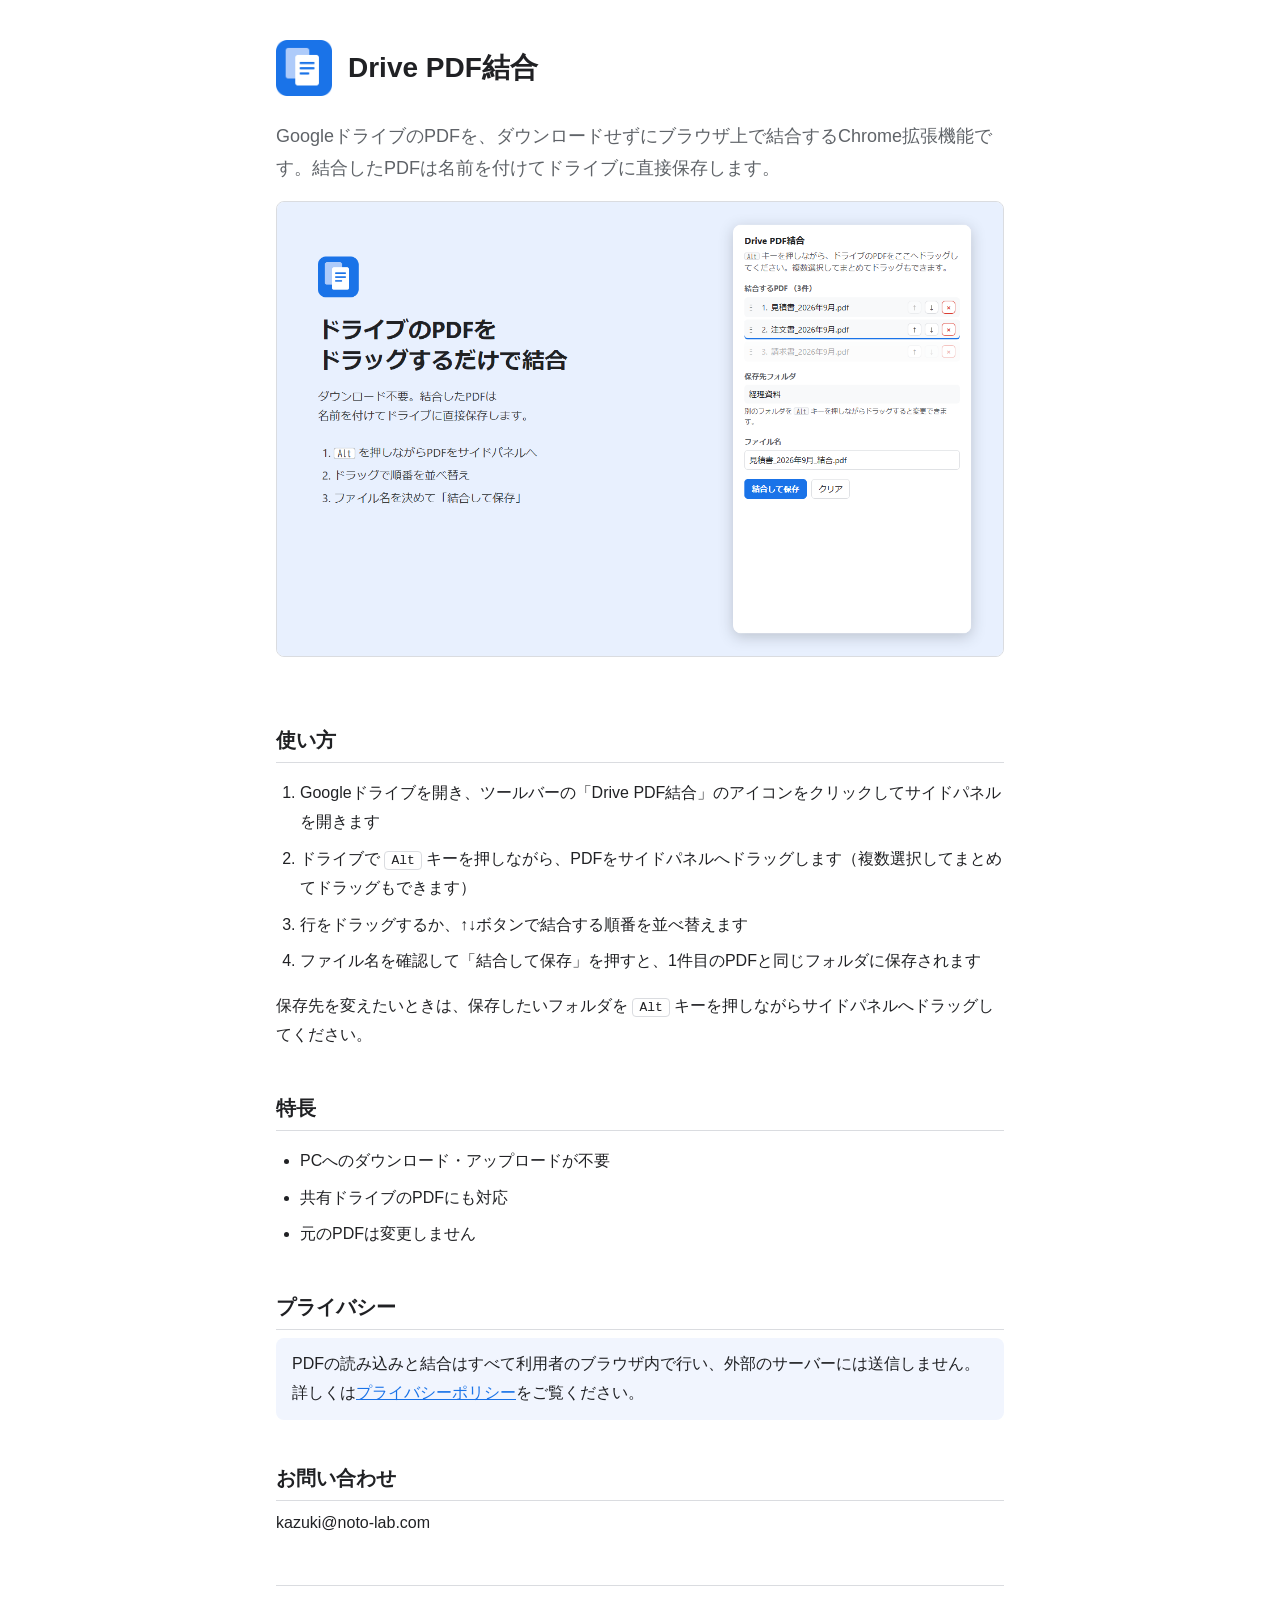
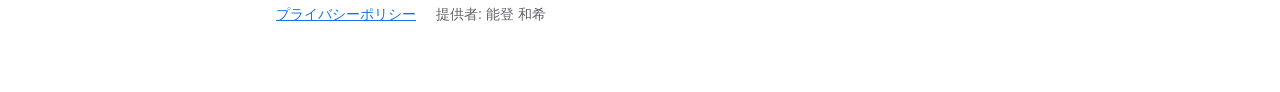
<file: index.html>
<!doctype html>
<html lang="ja">
<head>
  <meta charset="utf-8">
  <meta name="viewport" content="width=device-width, initial-scale=1">
  <title>Drive PDF結合</title>
  <meta name="description" content="GoogleドライブのPDFをサイドパネルへドラッグして結合し、ドライブに直接保存するChrome拡張機能">
  <link rel="icon" href="icon128.png">
  <link rel="stylesheet" href="style.css">
</head>
<body>
<main>
  <header>
    <img src="icon128.png" alt="">
    <h1>Drive PDF結合</h1>
  </header>
  <p class="lead">GoogleドライブのPDFを、ダウンロードせずにブラウザ上で結合するChrome拡張機能です。結合したPDFは名前を付けてドライブに直接保存します。</p>

  <img class="shot" src="screenshot1.png" alt="サイドパネルに結合するPDFを並べた画面" width="1280" height="800">

  <h2>使い方</h2>
  <ol>
    <li>Googleドライブを開き、ツールバーの「Drive PDF結合」のアイコンをクリックしてサイドパネルを開きます</li>
    <li>ドライブで <kbd>Alt</kbd> キーを押しながら、PDFをサイドパネルへドラッグします（複数選択してまとめてドラッグもできます）</li>
    <li>行をドラッグするか、↑↓ボタンで結合する順番を並べ替えます</li>
    <li>ファイル名を確認して「結合して保存」を押すと、1件目のPDFと同じフォルダに保存されます</li>
  </ol>
  <p>保存先を変えたいときは、保存したいフォルダを <kbd>Alt</kbd> キーを押しながらサイドパネルへドラッグしてください。</p>

  <h2>特長</h2>
  <ul>
    <li>PCへのダウンロード・アップロードが不要</li>
    <li>共有ドライブのPDFにも対応</li>
    <li>元のPDFは変更しません</li>
  </ul>

  <h2>プライバシー</h2>
  <p class="note">PDFの読み込みと結合はすべて利用者のブラウザ内で行い、外部のサーバーには送信しません。詳しくは<a href="privacy.html">プライバシーポリシー</a>をご覧ください。</p>

  <h2>お問い合わせ</h2>
  <p>kazuki@noto-lab.com</p>

  <footer>
    <a href="privacy.html">プライバシーポリシー</a>
    <span>提供者: 能登 和希</span>
  </footer>
</main>
</body>
</html>
</file>
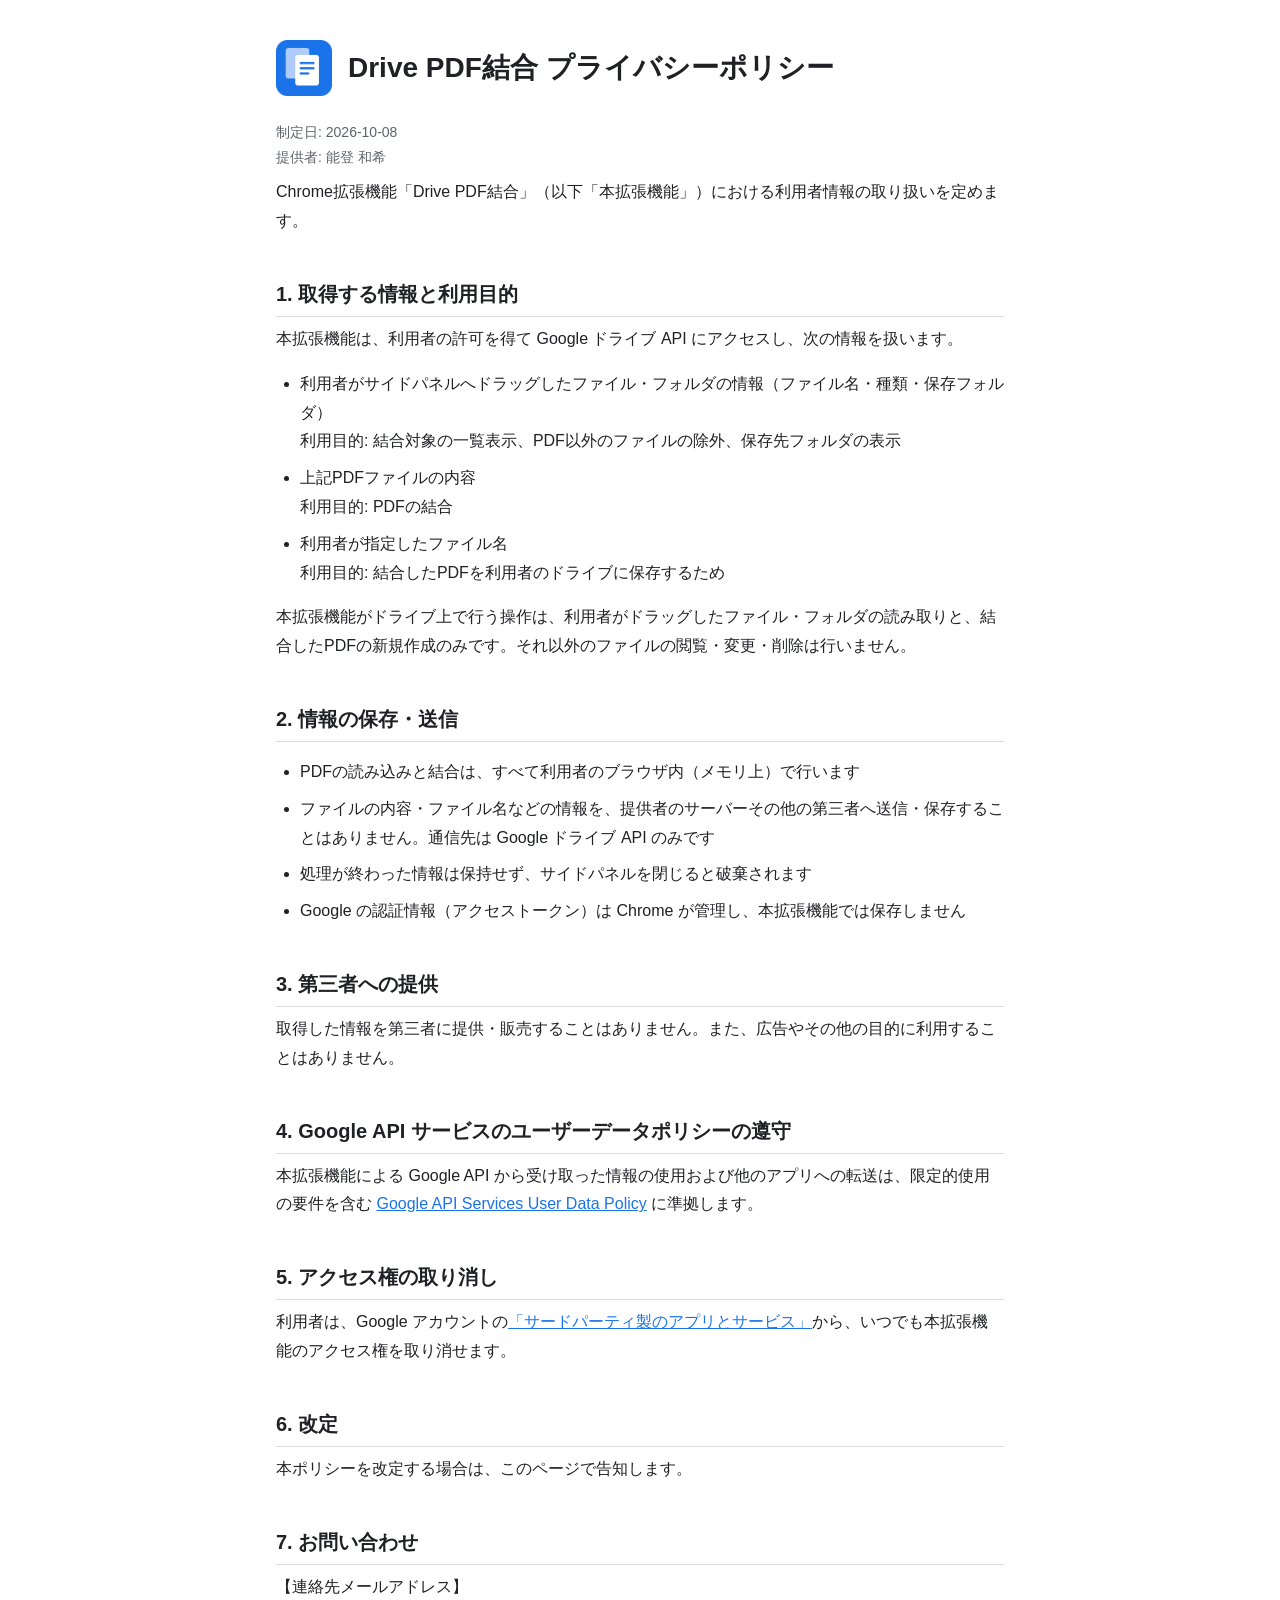
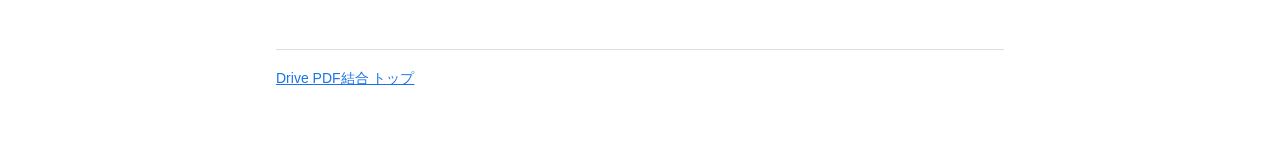
<file: privacy.html>
<!doctype html>
<html lang="ja">
<head>
  <meta charset="utf-8">
  <meta name="viewport" content="width=device-width, initial-scale=1">
  <title>プライバシーポリシー | Drive PDF結合</title>
  <link rel="icon" href="icon128.png">
  <link rel="stylesheet" href="style.css">
</head>
<body>
<main>
  <header>
    <img src="icon128.png" alt="">
    <h1>Drive PDF結合 プライバシーポリシー</h1>
  </header>
  <p class="meta">制定日: 2026-10-08<br>提供者: 能登 和希</p>

  <p>Chrome拡張機能「Drive PDF結合」（以下「本拡張機能」）における利用者情報の取り扱いを定めます。</p>

  <h2>1. 取得する情報と利用目的</h2>
  <p>本拡張機能は、利用者の許可を得て Google ドライブ API にアクセスし、次の情報を扱います。</p>
  <ul>
    <li>利用者がサイドパネルへドラッグしたファイル・フォルダの情報（ファイル名・種類・保存フォルダ）<br>利用目的: 結合対象の一覧表示、PDF以外のファイルの除外、保存先フォルダの表示</li>
    <li>上記PDFファイルの内容<br>利用目的: PDFの結合</li>
    <li>利用者が指定したファイル名<br>利用目的: 結合したPDFを利用者のドライブに保存するため</li>
  </ul>
  <p>本拡張機能がドライブ上で行う操作は、利用者がドラッグしたファイル・フォルダの読み取りと、結合したPDFの新規作成のみです。それ以外のファイルの閲覧・変更・削除は行いません。</p>

  <h2>2. 情報の保存・送信</h2>
  <ul>
    <li>PDFの読み込みと結合は、すべて利用者のブラウザ内（メモリ上）で行います</li>
    <li>ファイルの内容・ファイル名などの情報を、提供者のサーバーその他の第三者へ送信・保存することはありません。通信先は Google ドライブ API のみです</li>
    <li>処理が終わった情報は保持せず、サイドパネルを閉じると破棄されます</li>
    <li>Google の認証情報（アクセストークン）は Chrome が管理し、本拡張機能では保存しません</li>
  </ul>

  <h2>3. 第三者への提供</h2>
  <p>取得した情報を第三者に提供・販売することはありません。また、広告やその他の目的に利用することはありません。</p>

  <h2>4. Google API サービスのユーザーデータポリシーの遵守</h2>
  <p>本拡張機能による Google API から受け取った情報の使用および他のアプリへの転送は、限定的使用の要件を含む <a href="https://developers.google.com/terms/api-services-user-data-policy">Google API Services User Data Policy</a> に準拠します。</p>

  <h2>5. アクセス権の取り消し</h2>
  <p>利用者は、Google アカウントの<a href="https://myaccount.google.com/connections">「サードパーティ製のアプリとサービス」</a>から、いつでも本拡張機能のアクセス権を取り消せます。</p>

  <h2>6. 改定</h2>
  <p>本ポリシーを改定する場合は、このページで告知します。</p>

  <h2>7. お問い合わせ</h2>
  <p>【連絡先メールアドレス】</p>

  <footer>
    <a href="./">Drive PDF結合 トップ</a>
  </footer>
</main>
</body>
</html>
</file>
<file: style.css>
:root {
  --fg: #202124;
  --sub: #5f6368;
  --line: #dadce0;
  --bg: #fff;
  --soft: #f1f5fe;
  --accent: #1a73e8;
}
@media (prefers-color-scheme: dark) {
  :root {
    --fg: #e8eaed;
    --sub: #9aa0a6;
    --line: #3c4043;
    --bg: #202124;
    --soft: #283142;
    --accent: #8ab4f8;
  }
}

* { box-sizing: border-box; }
body {
  margin: 0;
  color: var(--fg);
  background: var(--bg);
  font: 16px/1.8 "Segoe UI", "Hiragino Sans", "Meiryo", sans-serif;
}
main { max-width: 760px; margin: 0 auto; padding: 40px 16px 64px; }
header { display: flex; align-items: center; gap: 16px; margin-bottom: 24px; }
header img { width: 56px; height: 56px; }
h1 { font-size: 28px; line-height: 1.3; margin: 0; }
h2 { font-size: 20px; margin: 40px 0 8px; padding-bottom: 4px; border-bottom: 1px solid var(--line); }
p, li { margin: 0 0 8px; }
ol, ul { padding-left: 1.5em; }
a { color: var(--accent); }
kbd { font: 13px monospace; padding: 1px 6px; border: 1px solid var(--line); border-radius: 4px; }
.lead { font-size: 18px; color: var(--sub); }
.note { background: var(--soft); border-radius: 8px; padding: 12px 16px; }
.meta { color: var(--sub); font-size: 14px; }
img.shot { width: 100%; height: auto; border: 1px solid var(--line); border-radius: 8px; margin: 8px 0 16px; }
footer { margin-top: 48px; padding-top: 16px; border-top: 1px solid var(--line); color: var(--sub); font-size: 14px; }
footer a { margin-right: 16px; }
</file>
